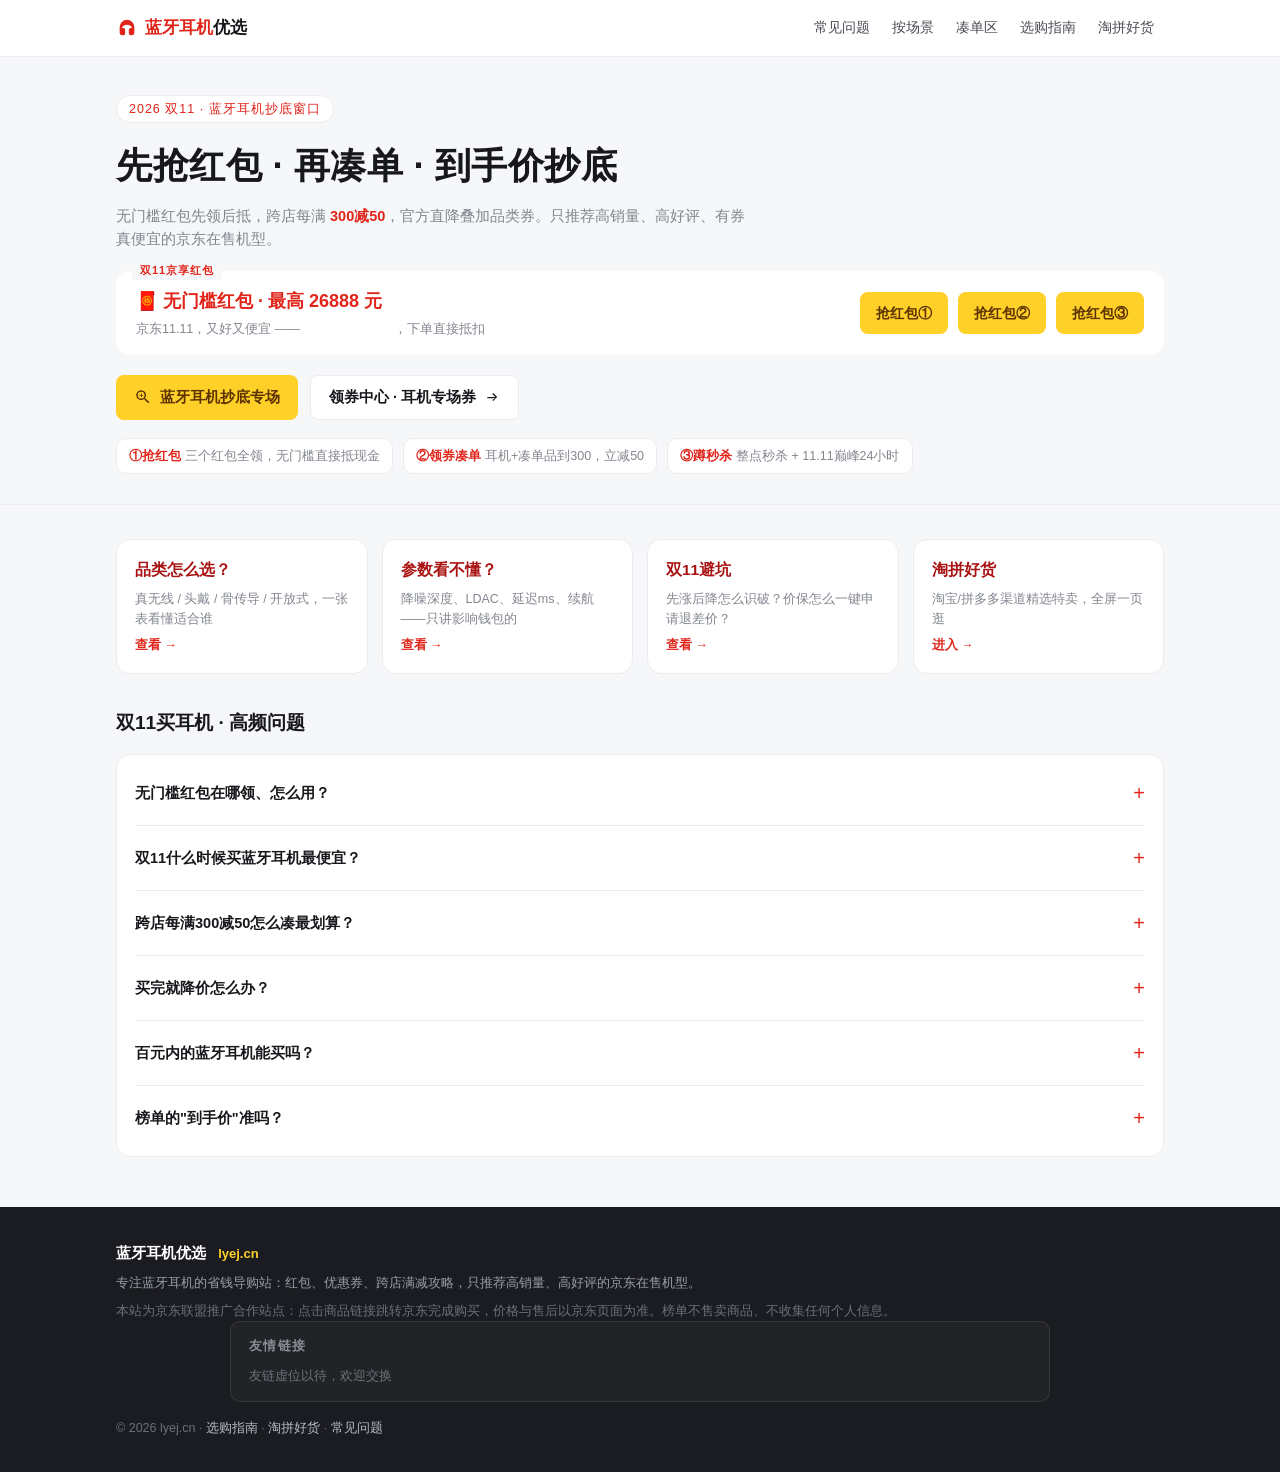
<file: index.html>
<!DOCTYPE html>
<html lang="zh-CN">
<head>
<meta charset="UTF-8">
<meta name="viewport" content="width=device-width, initial-scale=1.0">
<title>双11蓝牙耳机榜单 · 隐藏券+跨店满300减50 攻略 | 蓝牙耳机优选</title>
<meta name="description" content="2026双11蓝牙耳机怎么买最省？先领无门槛红包，再凑跨店满300减50，官方直降叠加品类券。红包、领券中心、专场入口每日可用，到手价一目了然。">
<meta name="baidu-site-verification" content="codeva-q5SqeDWyr3" />
<meta name="keywords" content="蓝牙耳机推荐,双11蓝牙耳机,降噪耳机推荐,京东蓝牙耳机,蓝牙耳机优惠券,骨传导耳机,开放式耳机">
<meta property="og:title" content="双11蓝牙耳机榜单 · 先领券再凑单，到手价一目了然">
<meta property="og:description" content="双11蓝牙耳机省钱三步：抢红包、领专场券、凑跨店满300减50。京东官方渠道，到手价一目了然。">
<meta property="og:type" content="website">
<meta property="og:url" content="https://www.lyej.cn/">
<link rel="canonical" href="https://www.lyej.cn/">
<link rel="icon" type="image/svg+xml" href="assets/favicon.svg">
<link rel="stylesheet" href="assets/style.css">
</head>
<body>

<header class="topbar">
  <div class="wrap topbar-in">
    <a class="logo" href="./">
      <svg viewBox="0 0 24 24" width="22" height="22" aria-hidden="true"><path fill="currentColor" d="M12 3a8 8 0 0 0-8 8v6a3 3 0 0 0 3 3h1a2 2 0 0 0 2-2v-4a2 2 0 0 0-2-2H6.5A6 6 0 0 1 17.5 12H16a2 2 0 0 0-2 2v4a2 2 0 0 0 2 2h1a3 3 0 0 0 3-3v-6a8 8 0 0 0-8-8z"/></svg>
      <span>蓝牙耳机<b>优选</b></span>
    </a>
    <nav class="topnav">
      <a href="#faq">常见问题</a>
      <a href="#scenes">按场景</a>
      <a href="#bundles">凑单区</a>
      <a href="guides.html">选购指南</a>
      <a href="tao.html">淘拼好货</a>
    </nav>
    <div class="countdown" id="countdown" title="双11巅峰开抢倒计时">
      <span class="cd-label">距11.11</span>
      <b id="cd-d">--</b>天<b id="cd-h">--</b>时<b id="cd-m">--</b>分<b id="cd-s">--</b>秒
    </div>
  </div>
</header>

<section class="hero">
  <div class="wrap">
    <p class="hero-kicker">2026 双11 · 蓝牙耳机抄底窗口</p>
    <h1>先抢红包 · 再凑单 · 到手价抄底</h1>
    <p class="hero-sub">无门槛红包先领后抵，跨店每满 <b class="hl">300减50</b>，官方直降叠加品类券。只推荐高销量、高好评、有券真便宜的京东在售机型。</p>

    <div class="hero-hb" id="hero-hb">
      <div class="hb-info">
        <p class="hb-title">🧧 无门槛红包 · 最高 26888 元</p>
        <p class="hb-sub">京东11.11，又好又便宜 —— <b>三个入口都能领</b>，下单直接抵扣</p>
      </div>
      <div class="hb-btns">
        <a class="hb-btn" id="hb-1" href="#" rel="nofollow sponsored noopener" target="_blank">抢红包①</a>
        <a class="hb-btn" id="hb-2" href="#" rel="nofollow sponsored noopener" target="_blank">抢红包②</a>
        <a class="hb-btn" id="hb-3" href="#" rel="nofollow sponsored noopener" target="_blank">抢红包③</a>
      </div>
    </div>

    <div class="hero-cta" id="hero-cta">
      <a class="btn btn-gold" id="cta-search" href="#" rel="nofollow sponsored noopener" target="_blank">
        <svg viewBox="0 0 24 24" width="18" height="18" aria-hidden="true"><path fill="currentColor" d="M15.5 14h-.79l-.28-.27a6.5 6.5 0 1 0-.7.7l.27.28v.79l5 4.99L20.49 19zm-6 0A4.5 4.5 0 1 1 14 9.5 4.5 4.5 0 0 1 9.5 14zM7 9.5h5v1H7zm2.5-2.5h1v5h-1z"/></svg>
        蓝牙耳机抄底专场
      </a>
      <a class="btn btn-ghost" id="cta-coupon" href="#" rel="nofollow sponsored noopener" target="_blank">
        领券中心 · 耳机专场券
        <svg viewBox="0 0 24 24" width="16" height="16" aria-hidden="true"><path fill="currentColor" d="M5 12h12l-4.6-4.6L13.8 6l6 6-6 6-1.4-1.4L17 14H5z"/></svg>
      </a>
    </div>
    <ul class="hero-tips">
      <li><b>①抢红包</b>三个红包全领，无门槛直接抵现金</li>
      <li><b>②领券凑单</b>耳机+凑单品到300，立减50</li>
      <li><b>③蹲秒杀</b>整点秒杀 + 11.11巅峰24小时</li>
    </ul>
  </div>
</section>

<main class="wrap">



  <section class="sec sec-guide">
    <div class="guide-cards">
      <a class="gcard" href="guides.html#pinlei">
        <h3>品类怎么选？</h3>
        <p>真无线 / 头戴 / 骨传导 / 开放式，一张表看懂适合谁</p>
        <span>查看 →</span>
      </a>
      <a class="gcard" href="guides.html#canshu">
        <h3>参数看不懂？</h3>
        <p>降噪深度、LDAC、延迟ms、续航——只讲影响钱包的</p>
        <span>查看 →</span>
      </a>
      <a class="gcard" href="guides.html#bikeng">
        <h3>双11避坑</h3>
        <p>先涨后降怎么识破？价保怎么一键申请退差价？</p>
        <span>查看 →</span>
      </a>
      <a class="gcard" href="tao.html">
        <h3>淘拼好货</h3>
        <p>淘宝/拼多多渠道精选特卖，全屏一页逛</p>
        <span>进入 →</span>
      </a>
    </div>
  </section>

  <section class="sec" id="faq">
    <div class="sec-head"><h2>双11买耳机 · 高频问题</h2></div>
    <div class="faq-list">
      <details>
        <summary>无门槛红包在哪领、怎么用？</summary>
        <p>点本站顶部三个红包按钮逐个领取（三个入口都能领，多领多得），领取后进京东APP「我的-卡包-红包」查看，<b>下单时自动抵扣，无使用门槛</b>。红包有有效期，抢到后这几天用掉最划算。红包金额随机，"最高26888元"为京东11.11活动上限，以京东页面规则为准。</p>
      </details>
      <details>
        <summary>双11什么时候买蓝牙耳机最便宜？</summary>
        <p>2026年京东双11是现货长跑模式，10月中旬起官方直降+跨店每满300减50。趋势上<b>11.11当天0点和晚上8点</b>会有一批整点秒杀与加补，热门耳机常在这两个节点冲到全周期低价。盯住本站榜单的"到手价"变化即可，无需自己比价。</p>
      </details>
      <details>
        <summary>跨店每满300减50怎么凑最划算？</summary>
        <p>满减按<b>结算时订单总金额</b>自动计算，不需要领券、不同店铺可跨。耳机179元？再加一个121元凑单件，总价300立减50——相当于整单83折。凑单区帮你按差额挑好了低价有佣金的配件，买回来也是实用的。</p>
      </details>
      <details>
        <summary>买完就降价怎么办？</summary>
        <p>京东大部分商品支持<b>价保</b>：订单页 → 价保服务 → 一键申请，符合条件直接退差价。双11期间建议下单后到11.15前每天顺手查一次价保，很多耳机在11.10晚8点后还有新低价。</p>
      </details>
      <details>
        <summary>百元内的蓝牙耳机能买吗？</summary>
        <p>能，但要选对：百元内认准<b>QCY、Redmi、倍思、京东京造</b>这类走量大牌的销量王型号，做通勤、网课、备用机完全够用；避开通名杂牌的"降噪旗舰""10级防水"话术，这个价位降噪基本都是装饰性的。</p>
      </details>
      <details>
        <summary>榜单的"到手价"准吗？</summary>
        <p>到手价=在售价-可用优惠券。秒杀、凑单满减等瞬时价格以<b>京东页面实时价</b>为准——点"去京东抢购"看到的就是最新价，本站只做入口和攻略，不截流不缓存购买页。</p>
      </details>
    </div>
  </section>

</main>

<footer class="foot">
  <div class="wrap">
    <p class="foot-brand">蓝牙耳机优选 <span>lyej.cn</span></p>
    <p>专注蓝牙耳机的省钱导购站：红包、优惠券、跨店满减攻略，只推荐高销量、高好评的京东在售机型。</p>
    <p class="foot-note">本站为京东联盟推广合作站点：点击商品链接跳转京东完成购买，价格与售后以京东页面为准。榜单不售卖商品、不收集任何个人信息。</p>
    <!-- FRIEND-LINKS:START -->
    <div class="friend-links">
      <h2>友情链接</h2>
      <ul class="fl-list">
        <li class="fl-empty">友链虚位以待，欢迎交换</li>
      </ul>
    </div>
    <!-- FRIEND-LINKS:END -->
    <p class="foot-note">© 2026 lyej.cn · <a href="guides.html">选购指南</a> · <a href="tao.html">淘拼好货</a> · <a href="#faq">常见问题</a></p>
  </div>
</footer>

<script type="application/ld+json">
{"@context":"https://schema.org","@type":"FAQPage","mainEntity":[
{"@type":"Question","name":"双11什么时候买蓝牙耳机最便宜？","acceptedAnswer":{"@type":"Answer","text":"2026年京东双11为现货长跑模式，官方直降+跨店每满300减50。11.11当天0点和晚8点常有一批整点秒杀与加补，热门耳机在这两个节点容易到全周期低价。"}},
{"@type":"Question","name":"跨店每满300减50怎么凑单？","acceptedAnswer":{"@type":"Answer","text":"满减按结算时订单总额自动计算，不同店铺可跨。耳机加凑单件总价到300即减50，相当于整单83折。"}},
{"@type":"Question","name":"买完降价怎么办？","acceptedAnswer":{"@type":"Answer","text":"京东支持价保：订单页-价保服务-一键申请退差价，双11期间建议持续到11.15前每日查询。"}}
]}
</script>
<script src="assets/app.js?v=2" defer></script>
</body>
</html>
</file>
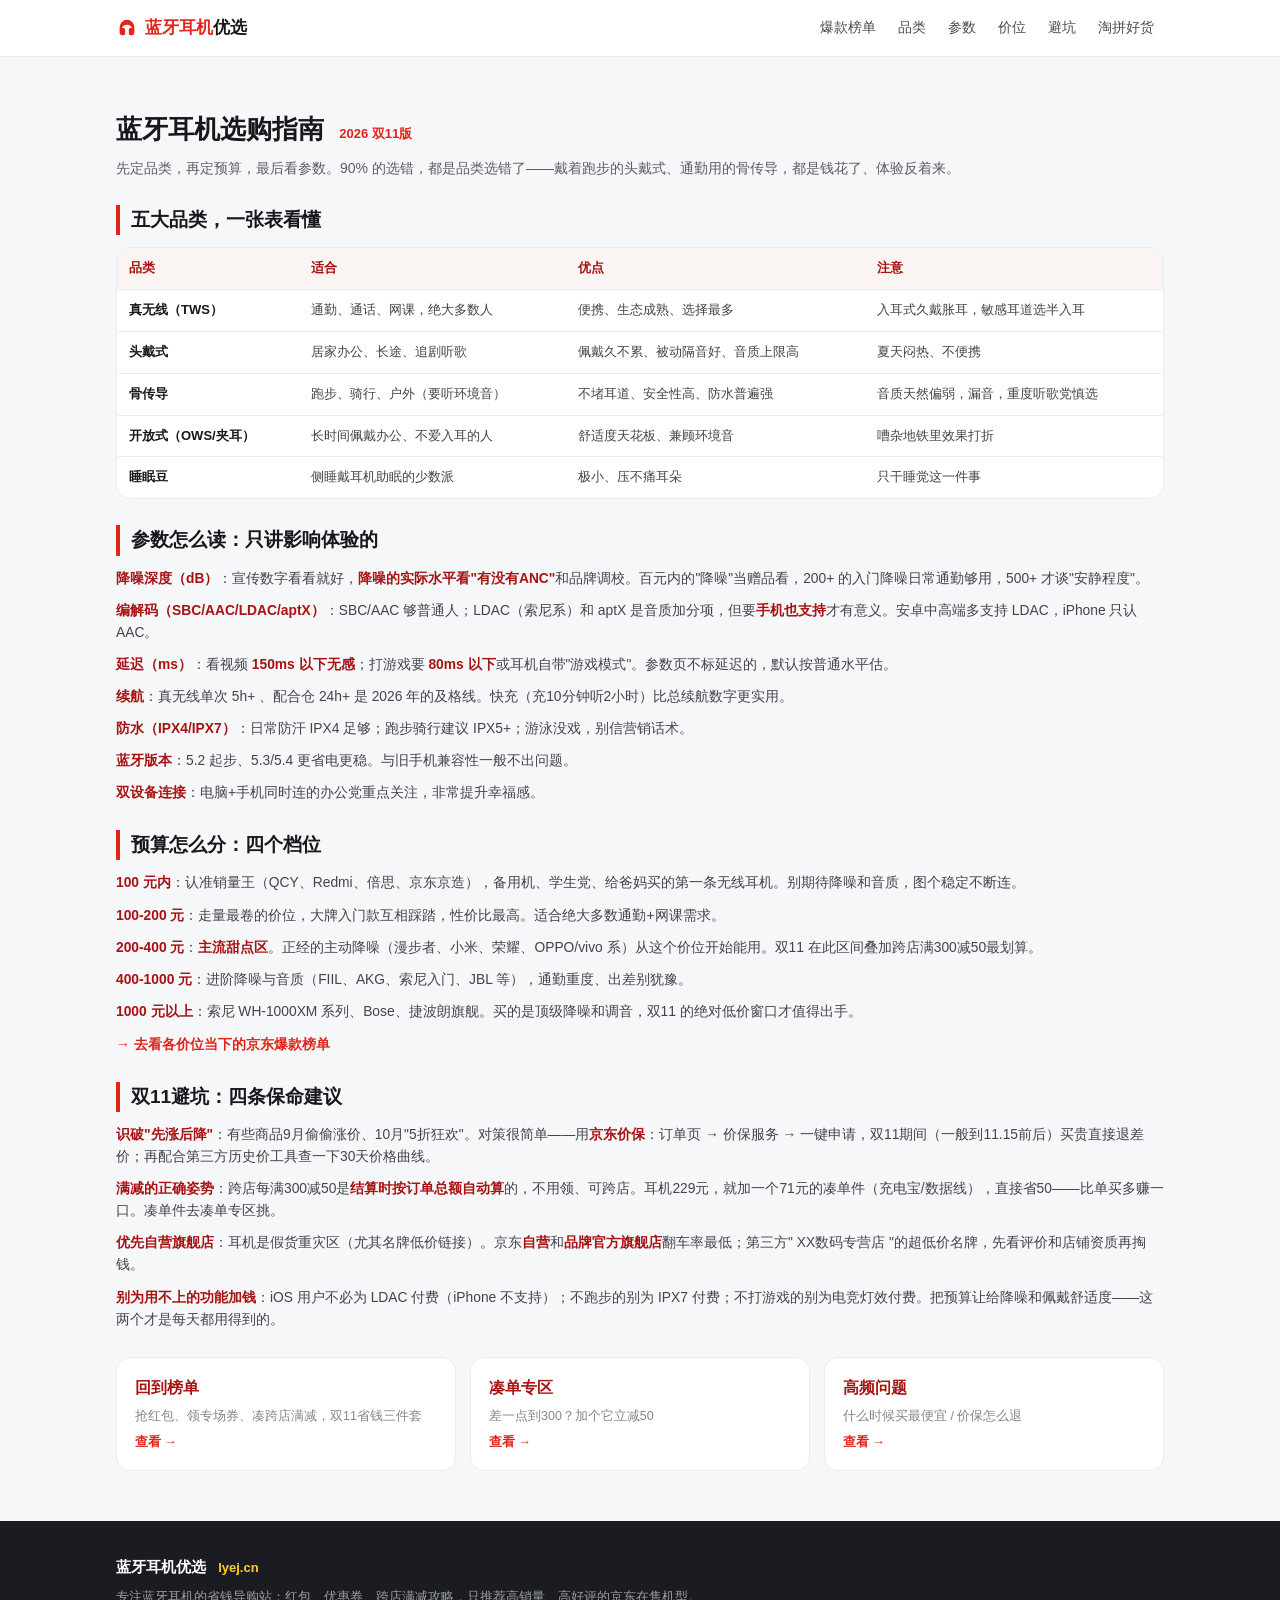
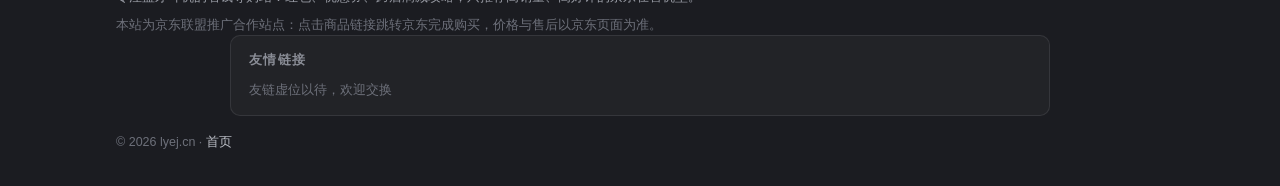
<file: guides.html>
<!DOCTYPE html>
<html lang="zh-CN">
<head>
<meta charset="UTF-8">
<meta name="viewport" content="width=device-width, initial-scale=1.0">
<title>蓝牙耳机选购指南 2026 · 品类/参数/价位/双11避坑 | 蓝牙耳机优选</title>
<meta name="description" content="蓝牙耳机怎么选？真无线、头戴、骨传导、开放式各适合谁；降噪深度、LDAC、延迟、续航参数怎么读；100/200/400/1000各价位怎么分配预算；双11先涨后降怎么识破、价保怎么退差价。">
<meta name="baidu-site-verification" content="codeva-q5SqeDWyr3" />
<link rel="canonical" href="https://www.lyej.cn/guides.html">
<link rel="icon" type="image/svg+xml" href="assets/favicon.svg">
<link rel="stylesheet" href="assets/style.css">
</head>
<body>

<header class="topbar">
  <div class="wrap topbar-in">
    <a class="logo" href="./">
      <svg viewBox="0 0 24 24" width="22" height="22" aria-hidden="true"><path fill="currentColor" d="M12 3a8 8 0 0 0-8 8v6a3 3 0 0 0 3 3h1a2 2 0 0 0 2-2v-4a2 2 0 0 0-2-2H6.5A6 6 0 0 1 17.5 12H16a2 2 0 0 0-2 2v4a2 2 0 0 0 2 2h1a3 3 0 0 0 3-3v-6a8 8 0 0 0-8-8z"/></svg>
      <span>蓝牙耳机<b>优选</b></span>
    </a>
    <nav class="topnav">
      <a href="./#bands">爆款榜单</a>
      <a href="#pinlei">品类</a>
      <a href="#canshu">参数</a>
      <a href="#jiawei">价位</a>
      <a href="#bikeng">避坑</a>
      <a href="tao.html">淘拼好货</a>
    </nav>
  </div>
</header>

<main class="wrap article">

<section class="sec" id="pinlei">
  <h1>蓝牙耳机选购指南 <small>2026 双11版</small></h1>
  <p class="lead">先定品类，再定预算，最后看参数。90% 的选错，都是品类选错了——戴着跑步的头戴式、通勤用的骨传导，都是钱花了、体验反着来。</p>

  <h2>五大品类，一张表看懂</h2>
  <div class="table-box">
  <table>
    <thead><tr><th>品类</th><th>适合</th><th>优点</th><th>注意</th></tr></thead>
    <tbody>
      <tr><td><b>真无线（TWS）</b></td><td>通勤、通话、网课，绝大多数人</td><td>便携、生态成熟、选择最多</td><td>入耳式久戴胀耳，敏感耳道选半入耳</td></tr>
      <tr><td><b>头戴式</b></td><td>居家办公、长途、追剧听歌</td><td>佩戴久不累、被动隔音好、音质上限高</td><td>夏天闷热、不便携</td></tr>
      <tr><td><b>骨传导</b></td><td>跑步、骑行、户外（要听环境音）</td><td>不堵耳道、安全性高、防水普遍强</td><td>音质天然偏弱，漏音，重度听歌党慎选</td></tr>
      <tr><td><b>开放式（OWS/夹耳）</b></td><td>长时间佩戴办公、不爱入耳的人</td><td>舒适度天花板、兼顾环境音</td><td>嘈杂地铁里效果打折</td></tr>
      <tr><td><b>睡眠豆</b></td><td>侧睡戴耳机助眠的少数派</td><td>极小、压不痛耳朵</td><td>只干睡觉这一件事</td></tr>
    </tbody>
  </table>
  </div>
</section>

<section class="sec" id="canshu">
  <h2>参数怎么读：只讲影响体验的</h2>
  <ul class="plist">
    <li><b>降噪深度（dB）</b>：宣传数字看看就好，<b>降噪的实际水平看"有没有ANC"</b>和品牌调校。百元内的"降噪"当赠品看，200+ 的入门降噪日常通勤够用，500+ 才谈"安静程度"。</li>
    <li><b>编解码（SBC/AAC/LDAC/aptX）</b>：SBC/AAC 够普通人；LDAC（索尼系）和 aptX 是音质加分项，但要<b>手机也支持</b>才有意义。安卓中高端多支持 LDAC，iPhone 只认 AAC。</li>
    <li><b>延迟（ms）</b>：看视频 <b>150ms 以下无感</b>；打游戏要 <b>80ms 以下</b>或耳机自带"游戏模式"。参数页不标延迟的，默认按普通水平估。</li>
    <li><b>续航</b>：真无线单次 5h+ 、配合仓 24h+ 是 2026 年的及格线。快充（充10分钟听2小时）比总续航数字更实用。</li>
    <li><b>防水（IPX4/IPX7）</b>：日常防汗 IPX4 足够；跑步骑行建议 IPX5+；游泳没戏，别信营销话术。</li>
    <li><b>蓝牙版本</b>：5.2 起步、5.3/5.4 更省电更稳。与旧手机兼容性一般不出问题。</li>
    <li><b>双设备连接</b>：电脑+手机同时连的办公党重点关注，非常提升幸福感。</li>
  </ul>
</section>

<section class="sec" id="jiawei">
  <h2>预算怎么分：四个档位</h2>
  <ul class="plist">
    <li><b>100 元内</b>：认准销量王（QCY、Redmi、倍思、京东京造），备用机、学生党、给爸妈买的第一条无线耳机。别期待降噪和音质，图个稳定不断连。</li>
    <li><b>100-200 元</b>：走量最卷的价位，大牌入门款互相踩踏，性价比最高。适合绝大多数通勤+网课需求。</li>
    <li><b>200-400 元</b>：<b>主流甜点区</b>。正经的主动降噪（漫步者、小米、荣耀、OPPO/vivo 系）从这个价位开始能用。双11 在此区间叠加跨店满300减50最划算。</li>
    <li><b>400-1000 元</b>：进阶降噪与音质（FIIL、AKG、索尼入门、JBL 等），通勤重度、出差别犹豫。</li>
    <li><b>1000 元以上</b>：索尼 WH-1000XM 系列、Bose、捷波朗旗舰。买的是顶级降噪和调音，双11 的绝对低价窗口才值得出手。</li>
  </ul>
  <p><a class="jump" href="./#bands">→ 去看各价位当下的京东爆款榜单</a></p>
</section>

<section class="sec" id="bikeng">
  <h2>双11避坑：四条保命建议</h2>
  <ol class="plist">
    <li><b>识破"先涨后降"</b>：有些商品9月偷偷涨价、10月"5折狂欢"。对策很简单——用<b>京东价保</b>：订单页 → 价保服务 → 一键申请，双11期间（一般到11.15前后）买贵直接退差价；再配合第三方历史价工具查一下30天价格曲线。</li>
    <li><b>满减的正确姿势</b>：跨店每满300减50是<b>结算时按订单总额自动算</b>的，不用领、可跨店。耳机229元，就加一个71元的凑单件（充电宝/数据线），直接省50——比单买多赚一口。凑单件去<a href="./#bundles">凑单专区</a>挑。</li>
    <li><b>优先自营旗舰店</b>：耳机是假货重灾区（尤其名牌低价链接）。京东<b>自营</b>和<b>品牌官方旗舰店</b>翻车率最低；第三方" XX数码专营店 "的超低价名牌，先看评价和店铺资质再掏钱。</li>
    <li><b>别为用不上的功能加钱</b>：iOS 用户不必为 LDAC 付费（iPhone 不支持）；不跑步的别为 IPX7 付费；不打游戏的别为电竞灯效付费。把预算让给降噪和佩戴舒适度——这两个才是每天都用得到的。</li>
  </ol>
</section>

<section class="sec sec-guide">
  <div class="guide-cards">
    <a class="gcard" href="./#bands">
      <h3>回到榜单</h3>
      <p>抢红包、领专场券、凑跨店满减，双11省钱三件套</p>
      <span>查看 →</span>
    </a>
    <a class="gcard" href="./#bundles">
      <h3>凑单专区</h3>
      <p>差一点到300？加个它立减50</p>
      <span>查看 →</span>
    </a>
    <a class="gcard" href="./#faq">
      <h3>高频问题</h3>
      <p>什么时候买最便宜 / 价保怎么退</p>
      <span>查看 →</span>
    </a>
  </div>
</section>

</main>

<footer class="foot">
  <div class="wrap">
    <p class="foot-brand">蓝牙耳机优选 <span>lyej.cn</span></p>
    <p>专注蓝牙耳机的省钱导购站：红包、优惠券、跨店满减攻略，只推荐高销量、高好评的京东在售机型。</p>
    <p class="foot-note">本站为京东联盟推广合作站点：点击商品链接跳转京东完成购买，价格与售后以京东页面为准。</p>
    <!-- FRIEND-LINKS:START -->
    <div class="friend-links">
      <h2>友情链接</h2>
      <ul class="fl-list">
        <li class="fl-empty">友链虚位以待，欢迎交换</li>
      </ul>
    </div>
    <!-- FRIEND-LINKS:END -->
    <p class="foot-note">© 2026 lyej.cn · <a href="./">首页</a></p>
  </div>
</footer>

</body>
</html>
</file>
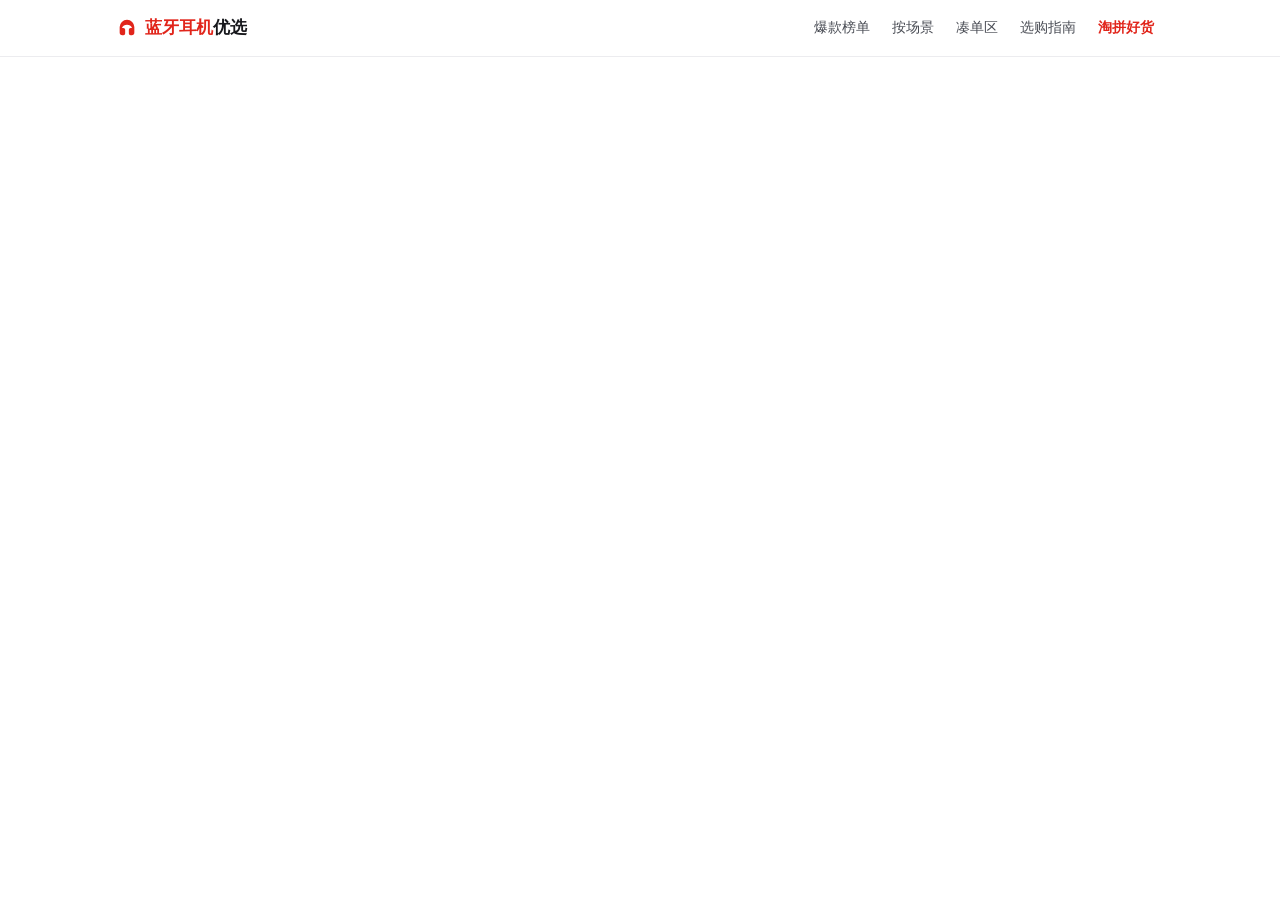
<file: tao.html>
<!DOCTYPE html>
<html lang="zh-CN">
<head>
<meta charset="UTF-8">
<meta name="viewport" content="width=device-width, initial-scale=1.0">
<title>淘拼好货 · 淘宝拼多多精选 | 蓝牙耳机优选</title>
<meta name="description" content="淘宝/拼多多渠道精选好货一页逛：数码配件、日用好物实时特卖，搭配本站京东蓝牙耳机榜单，全网比价不踩坑。">
<meta name="baidu-site-verification" content="codeva-q5SqeDWyr3" />
<link rel="canonical" href="https://www.lyej.cn/tao.html">
<link rel="icon" type="image/svg+xml" href="assets/favicon.svg">
<link rel="stylesheet" href="assets/style.css">
</head>
<body class="embed">

<header class="topbar">
  <div class="wrap topbar-in">
    <a class="logo" href="./">
      <svg viewBox="0 0 24 24" width="22" height="22" aria-hidden="true"><path fill="currentColor" d="M12 3a8 8 0 0 0-8 8v6a3 3 0 0 0 3 3h1a2 2 0 0 0 2-2v-4a2 2 0 0 0-2-2H6.5A6 6 0 0 1 17.5 12H16a2 2 0 0 0-2 2v4a2 2 0 0 0 2 2h1a3 3 0 0 0 3-3v-6a8 8 0 0 0-8-8z"/></svg>
      <span>蓝牙耳机<b>优选</b></span>
    </a>
    <nav class="topnav">
      <a href="./#bands">爆款榜单</a>
      <a href="./#scenes">按场景</a>
      <a href="./#bundles">凑单区</a>
      <a href="guides.html">选购指南</a>
      <a href="tao.html" style="color:var(--red);font-weight:700">淘拼好货</a>
    </nav>
  </div>
</header>

<main class="embed-wrap">
  <iframe src="https://psxio.yhzu.cn/" title="淘宝·拼多多精选好货" allow="fullscreen"></iframe>
</main>
<noscript>
  <p style="text-align:center;padding:20px">内嵌页面加载失败？<a href="https://psxio.yhzu.cn/" target="_blank" rel="noopener">点此直接打开淘拼好货</a></p>
</noscript>

</body>
</html>
</file>
<file: assets/style.css>
/* lyej.cn — 双11蓝牙耳机优选 */
:root{
  --red:#e1251b; --red-dark:#a81212; --gold:#ffd028; --gold-dark:#f5b800;
  --ink:#17181c; --muted:#82868f; --line:#ececef; --paper:#f6f7f9; --card:#ffffff;
  --radius:14px; --shadow:0 2px 10px rgba(23,24,28,.06);
}
*{margin:0;padding:0;box-sizing:border-box}
html{scroll-behavior:smooth;-webkit-text-size-adjust:100%}
body{font-family:-apple-system,BlinkMacSystemFont,"Segoe UI","PingFang SC","Microsoft YaHei",sans-serif;color:var(--ink);background:var(--paper);line-height:1.6;font-size:15px}
a{color:inherit;text-decoration:none}
img{display:block;max-width:100%}
.wrap{max-width:1080px;margin:0 auto;padding:0 16px}
.hidden{display:none!important}

/* ---------- topbar ---------- */
.topbar{position:sticky;top:0;z-index:50;background:rgba(255,255,255,.94);backdrop-filter:blur(10px);border-bottom:1px solid var(--line)}
.topbar-in{display:flex;align-items:center;gap:14px;height:56px}
.logo{display:flex;align-items:center;gap:7px;font-size:17px;font-weight:800;color:var(--red);white-space:nowrap}
.logo b{color:var(--ink)}
.topnav{display:flex;gap:2px;margin-left:auto;overflow-x:auto}
.topnav a{padding:6px 10px;border-radius:8px;font-size:13.5px;color:#4a4d55;white-space:nowrap}
.topnav a:hover{background:#f2f3f5;color:var(--red)}
.countdown{display:flex;align-items:center;gap:3px;font-size:12px;color:var(--red-dark);background:var(--card);border:1px solid var(--line);padding:4px 10px;border-radius:999px;white-space:nowrap}
.countdown b{font-variant-numeric:tabular-nums;font-size:13px;color:#8a3a00}
.cd-label{color:#8a3a00;font-weight:700;margin-right:2px}
@media (max-width:760px){ .topnav{display:none} .topbar-in{justify-content:space-between} }

/* ---------- hero ---------- */
.hero{background:var(--paper);color:var(--ink);padding:38px 0 30px;position:relative;border-bottom:1px solid var(--line)}
.hero::after{content:none}
.hero-kicker{display:inline-block;background:var(--card);border:1px solid var(--line);color:var(--red);font-size:12.5px;padding:3px 12px;border-radius:999px;letter-spacing:1px}
.hero h1{font-size:clamp(25px,4.5vw,36px);letter-spacing:.5px;margin:14px 0 10px;font-weight:700}
.hero .hl{color:var(--red)}
.hero-sub{color:var(--muted);font-size:14.5px;max-width:640px}
.hero-cta{display:flex;gap:12px;margin:20px 0 18px;flex-wrap:wrap}
.btn{display:inline-flex;align-items:center;gap:8px;padding:10px 18px;border-radius:8px;font-weight:600;font-size:14.5px;transition:transform .15s ease}
.btn:active{transform:scale(.97)}
.btn-gold{background:var(--gold);color:#5b3200}
.btn-gold:hover{filter:brightness(1.04)}
.btn-ghost{border:1px solid var(--line);color:var(--text);background:var(--card)}
.btn-ghost:hover{border-color:var(--red);color:var(--red)}
.hero-tips{display:flex;gap:10px;flex-wrap:wrap;list-style:none}
.hero-tips li{background:var(--card);border:1px solid var(--line);border-radius:10px;padding:7px 12px;font-size:12.5px;color:var(--muted)}
.hero-tips b{color:var(--red);margin-right:4px}

/* ---------- strip ---------- */
.strip{display:flex;align-items:center;gap:8px;background:#fff;border:1px solid var(--line);border-radius:10px;padding:9px 14px;margin:18px 0 6px;font-size:12.5px;color:var(--muted)}
.dot{width:8px;height:8px;border-radius:50%;background:#2fbf5c;box-shadow:0 0 0 3px rgba(47,191,92,.18);flex:none}
.strip.error .dot{background:var(--red);box-shadow:0 0 0 3px rgba(225,37,27,.15)}

/* ---------- sections ---------- */
.sec{margin:34px 0}
.sec-head{display:flex;flex-wrap:wrap;align-items:center;gap:10px;margin-bottom:16px}
.sec-head h2{font-size:19px;font-weight:700}
.sec-head h2 small{font-size:12px;color:var(--muted);font-weight:400;margin-left:10px}
.sec-sub{width:100%;font-size:13px;color:var(--muted);margin-top:-6px}
.band-nav{display:flex;gap:6px;flex-wrap:wrap;margin-left:auto}
.band-nav a{font-size:12.5px;padding:5px 12px;border-radius:999px;background:#fff;border:1px solid var(--line);color:#55585f}
.band-nav a:hover{border-color:var(--red);color:var(--red)}

.band-block{margin-bottom:26px}
.band-title{display:flex;align-items:baseline;gap:10px;margin-bottom:12px}
.band-title h3{font-size:17px;font-weight:800}
.band-title h3::before{content:"";display:inline-block;width:4px;height:16px;background:var(--red);border-radius:2px;margin-right:8px;vertical-align:-2px}
.band-title span{font-size:12px;color:var(--muted)}

/* ---------- product cards ---------- */
.grid{display:grid;grid-template-columns:repeat(auto-fill,minmax(240px,1fr));gap:14px}
.grid-4{grid-template-columns:repeat(auto-fill,minmax(200px,1fr))}
.card{background:var(--card);border:1px solid var(--line);border-radius:var(--radius);overflow:hidden;display:flex;flex-direction:column;transition:box-shadow .2s,transform .2s;position:relative}
.card:hover{box-shadow:var(--shadow);transform:translateY(-1px)}
.card-img{position:relative;background:#fff;padding:8px;aspect-ratio:1/1;overflow:hidden}
.card-img img{width:100%;height:100%;object-fit:contain}
.card-badge{position:absolute;top:10px;left:10px;background:var(--red);color:#fff;font-size:11px;font-weight:600;padding:2px 8px;border-radius:6px;letter-spacing:.5px}
.card-badge.gold{background:var(--gold);color:#5b3200}
.card-body{padding:12px 14px 14px;display:flex;flex-direction:column;gap:8px;flex:1}
.card-name{font-size:13.5px;font-weight:600;line-height:1.45;display:-webkit-box;-webkit-line-clamp:2;-webkit-box-orient:vertical;overflow:hidden;min-height:2.9em}
.card-meta{display:flex;gap:6px;flex-wrap:wrap;font-size:11px;color:var(--muted)}
.card-meta span{background:#f4f5f7;border-radius:5px;padding:2px 7px}
.price-row{display:flex;align-items:baseline;gap:8px;margin-top:auto}
.price{color:var(--red);font-weight:700;font-size:21px;font-variant-numeric:tabular-nums}
.price::before{content:"¥";font-size:13px;margin-right:1px}
.price-old{color:#b3b6bd;font-size:12px;text-decoration:line-through}
.coupon-pill{font-size:11px;color:var(--red);background:#fdeaea;border:1px dashed #f3b0ab;border-radius:5px;padding:2px 7px;font-weight:700;display:inline-block;width:fit-content}
.card-cta{display:block;text-align:center;background:var(--red);color:#fff;font-weight:600;font-size:13.5px;padding:9px 0;border-radius:8px}
.card-cta:hover{filter:brightness(1.08)}
.card-cta.alt{background:#fff;color:var(--red);border:1px solid var(--red)}

/* scene chips */
.chips{display:flex;gap:8px;flex-wrap:wrap;margin-bottom:14px}
.chip{font-size:13px;padding:6px 16px;border-radius:999px;background:#fff;border:1px solid var(--line);cursor:pointer;color:#55585f;user-select:none}
.chip:hover{border-color:var(--red);color:var(--red)}
.chip.on{background:var(--red);border-color:var(--red);color:#fff;font-weight:700}

/* bundles */
.bcard{background:#fff;border:1px solid var(--line);border-radius:var(--radius);overflow:hidden;display:flex;flex-direction:column}
.bcard .card-img{aspect-ratio:4/3}
.bcard-name{font-size:12.5px;padding:0 12px;line-height:1.45;display:-webkit-box;-webkit-line-clamp:2;-webkit-box-orient:vertical;overflow:hidden}
.bcard-price{padding:8px 12px 4px;display:flex;align-items:baseline;gap:8px}
.bcard-price .price{font-size:18px}
.bcard a.card-cta{margin:8px 12px 12px;padding:7px 0;font-size:13px}

/* hero red packet block */
.hero-hb{display:flex;align-items:center;gap:16px;flex-wrap:wrap;background:var(--card);border:1px solid var(--border);border-radius:var(--radius);padding:16px 20px;margin:20px 0 16px;position:relative}
.hero-hb::before{content:"双11京享红包";position:absolute;top:-9px;left:16px;font-size:11px;font-weight:600;color:var(--red);background:var(--paper);padding:0 8px;letter-spacing:1px}
.hb-info{flex:1;min-width:220px}
.hb-title{font-size:18px;font-weight:700;color:var(--red)}
.hb-sub{font-size:12.5px;color:var(--muted);margin-top:3px}
.hb-sub b{color:#fff}
.hb-btns{display:flex;gap:10px;flex-wrap:wrap}
.hb-btn{display:inline-flex;align-items:center;justify-content:center;min-width:86px;padding:10px 16px;border-radius:8px;background:var(--gold);color:#5b3200;font-weight:600;font-size:14px;transition:transform .15s ease}
.hb-btn:hover{filter:brightness(1.06)}
.hb-btn:active{transform:scale(.96)}

@media (max-width:560px){
  .hero-hb{padding:14px 14px 14px}
  .hb-btns{width:100%}
  .hb-btn{flex:1;min-width:0}
}

/* fullscreen embed page (tao.html) */
body.embed{overflow:hidden;background:#fff}
.embed-wrap{height:calc(100vh - 56px);height:calc(100dvh - 56px)}
.embed-wrap iframe{width:100%;height:100%;border:0;display:block;background:#fff}

/* guide cards */
.guide-cards{display:grid;grid-template-columns:repeat(auto-fit,minmax(220px,1fr));gap:14px}
.gcard{background:var(--card);border:1px solid var(--line);border-radius:var(--radius);padding:18px;display:flex;flex-direction:column;gap:6px;transition:box-shadow .2s,transform .2s}
.gcard:hover{box-shadow:var(--shadow);transform:translateY(-1px)}
.gcard h3{font-size:15.5px;font-weight:800;color:var(--red-dark)}
.gcard p{font-size:12.5px;color:var(--muted);flex:1}
.gcard span{font-size:12.5px;color:var(--red);font-weight:700}

/* FAQ */
.faq-list{background:#fff;border:1px solid var(--line);border-radius:var(--radius);padding:6px 18px}
.faq-list details{border-bottom:1px solid var(--line);padding:4px 0}
.faq-list details:last-child{border-bottom:none}
.faq-list summary{cursor:pointer;font-weight:700;font-size:14.5px;padding:12px 0;list-style:none;display:flex;align-items:center;justify-content:space-between}
.faq-list summary::after{content:"+";color:var(--red);font-size:20px;font-weight:400;transition:transform .2s}
.faq-list details[open] summary::after{transform:rotate(45deg)}
.faq-list details p{font-size:13.5px;color:#5a5d64;padding:0 0 14px}
.faq-list b{color:var(--red-dark)}

/* skeleton & empty */
.skeleton-grid{display:grid;grid-template-columns:repeat(auto-fill,minmax(240px,1fr));gap:14px}
.sk{background:#fff;border:1px solid var(--line);border-radius:var(--radius);padding-bottom:14px;overflow:hidden}
.sk-img{aspect-ratio:1/1;background:linear-gradient(90deg,#f1f2f4 25%,#fafbfc 40%,#f1f2f4 60%);background-size:200% 100%;animation:sh 1.2s infinite}
.sk-line{height:12px;border-radius:6px;background:linear-gradient(90deg,#f1f2f4 25%,#fafbfc 40%,#f1f2f4 60%);background-size:200% 100%;animation:sh 1.2s infinite;margin:12px 14px 0}
.sk-line.w60{width:60%}
@keyframes sh{to{background-position:-200% 0}}
.empty{background:#fff;border:1px dashed #d8dade;border-radius:var(--radius);padding:26px;text-align:center;color:var(--muted);font-size:13.5px}

/* footer */
.foot{background:#1b1c21;color:#9a9da6;margin-top:50px;padding:34px 0;font-size:12.5px}
.foot-brand{font-size:15px;font-weight:700;color:#fff;margin-bottom:8px}
.foot-brand span{color:var(--gold);margin-left:8px;font-size:13px;font-weight:600}
.foot-note{margin-top:8px;color:#6d707a}
.foot a{color:#b9bcc4}
.foot a:hover{color:var(--gold)}

/* guide article */
.article{padding-top:26px}
.article h1{font-size:26px;font-weight:900;margin-bottom:6px}
.article h1 small{font-size:13px;color:var(--red);margin-left:8px;font-weight:700}
.article h2{font-size:19px;font-weight:800;margin:26px 0 12px;padding-left:11px;border-left:4px solid var(--red)}
.lead{color:#5a5d64;font-size:14px;margin-bottom:6px}
.article .sec{margin:26px 0}
.plist{padding-left:0;list-style:none;display:flex;flex-direction:column;gap:10px}
.plist li,.plist ol{font-size:13.8px;color:#41444b}
.plist b{color:var(--red-dark)}
.plist ol{padding-left:18px}
.jump{display:inline-block;margin-top:10px;color:var(--red);font-weight:700;font-size:14px}
.table-box{overflow-x:auto;background:#fff;border:1px solid var(--line);border-radius:var(--radius)}
.table-box table{width:100%;border-collapse:collapse;font-size:13px;min-width:560px}
.table-box th{background:#faf5f2;color:var(--red-dark);text-align:left;padding:10px 12px;white-space:nowrap}
.table-box td{padding:10px 12px;border-top:1px solid var(--line);vertical-align:top;color:#41444b}
.table-box td b{color:var(--ink)}

@media (max-width:560px){
  .grid{grid-template-columns:repeat(2,1fr);gap:10px}
  .grid-4{grid-template-columns:repeat(2,1fr)}
  .hero{padding:32px 0 30px}
  .hero::after{font-size:90px}
  .countdown{margin-left:auto}
  .card-name{font-size:12.5px}
  .price{font-size:19px}
  .sec-head h2{font-size:18px}
  .band-nav{margin-left:0}
}

/* ==================== 页脚友情链接 ==================== */
.friend-links{
  max-width:820px;margin:0 auto 16px;text-align:left;
  background:rgba(255,255,255,.03);border:1px solid rgba(255,255,255,.09);border-radius:10px;
  padding:14px 18px;
}
.friend-links h2{font-size:12.5px;color:#8a8d96;font-weight:600;letter-spacing:.1em;margin-bottom:10px}
.fl-list{display:flex;flex-wrap:wrap;gap:8px 20px;list-style:none}
.fl-list li{font-size:13px}
.fl-list a{color:#b9bcc4}
.fl-list a:hover{color:var(--gold);text-decoration:none}
.fl-list .fl-empty{color:#6d707a}
.fl-contact{margin-top:10px;font-size:12.5px;color:#6d707a}
</file>
